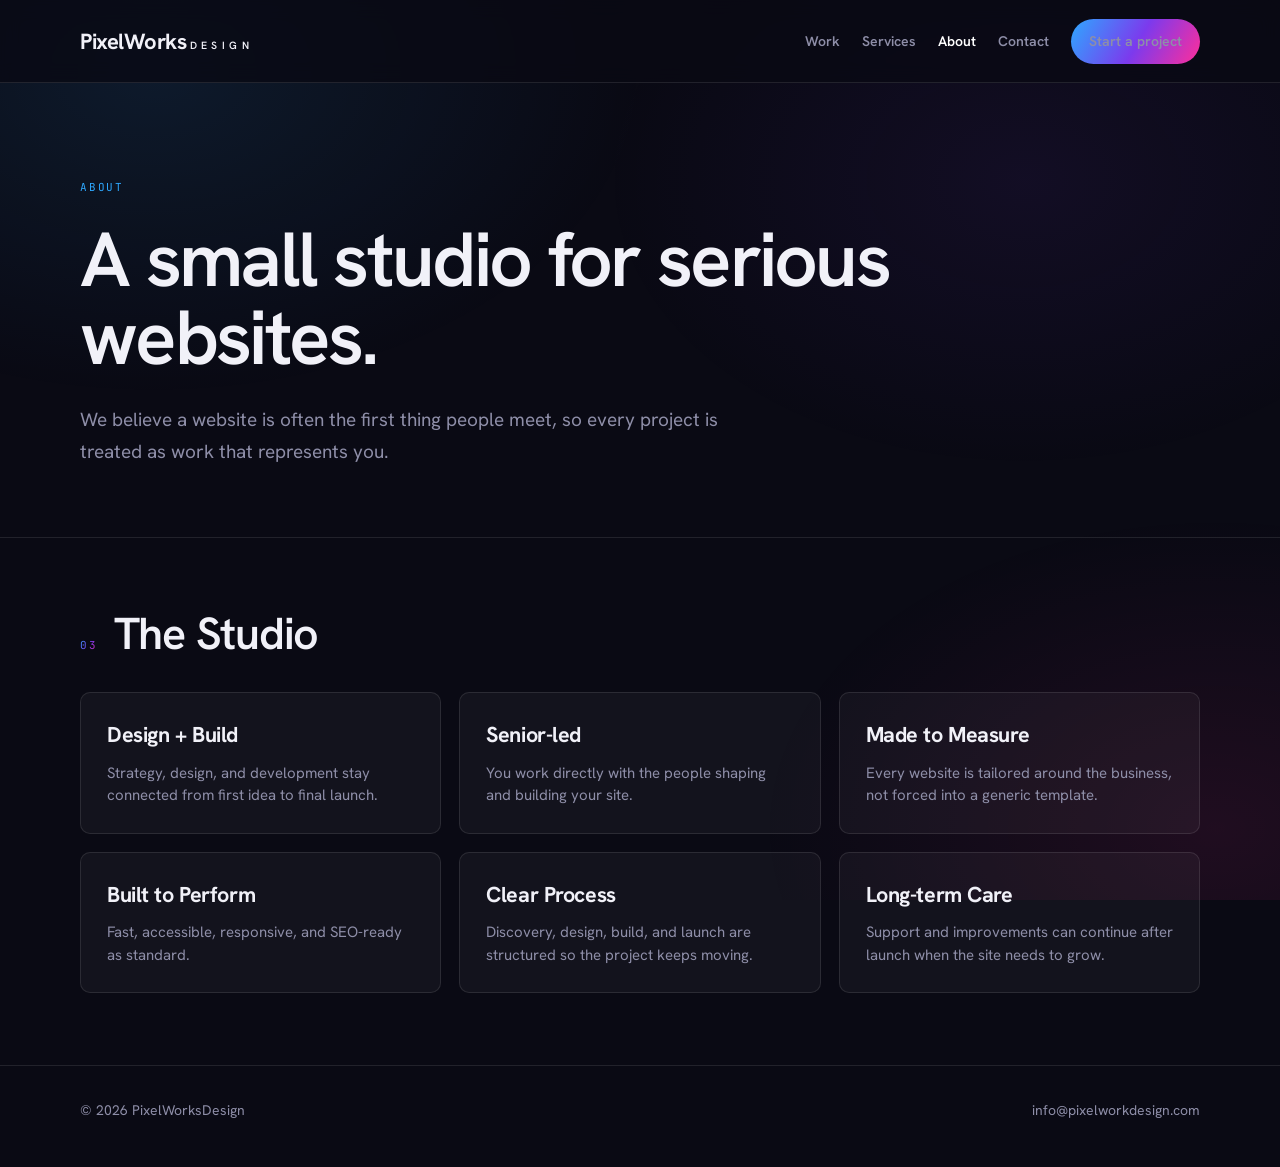
<file: about/index.html>
<!DOCTYPE html>
<html lang="en">
<head>
<meta charset="UTF-8">
<meta name="viewport" content="width=device-width, initial-scale=1.0">
<title>About PixelWorksDesign | Web Design Studio</title>
<meta name="description" content="Learn about PixelWorksDesign, a web design and development studio for ambitious brands.">
<link rel="canonical" href="https://www.pixelworkdesign.com/about/">
<link rel="icon" href="/favicon.ico" sizes="any">
<link rel="icon" type="image/svg+xml" href="/favicon.svg">
<link rel="preconnect" href="https://fonts.googleapis.com">
<link rel="preconnect" href="https://fonts.gstatic.com" crossorigin>
<link href="https://fonts.googleapis.com/css2?family=Hanken+Grotesk:ital,wght@0,300..700;1,300..600&family=JetBrains+Mono:wght@400;500&display=swap" rel="stylesheet">
<link rel="stylesheet" href="/assets/site-pages.css">
</head>
<body>
<header class="top"><div class="wrap top-inner"><a class="brand" href="/">PixelWorks<span>Design</span></a><nav class="nav"><a href="/work/">Work</a><a href="/services/">Services</a><a href="/about/" class="active">About</a><a href="/contact/">Contact</a><a class="cta" href="/contact/">Start a project</a></nav></div></header>
<main>
  <section class="hero wrap">
    <div class="eyebrow mono">About</div>
    <h1>A small studio for serious websites.</h1>
    <p>We believe a website is often the first thing people meet, so every project is treated as work that represents you.</p>
  </section>
  <section class="section"><div class="wrap"><div class="section-head"><span class="mono grad">03</span><h2>The Studio</h2></div><div class="cards-3"><article class="card"><h3>Design + Build</h3><p>Strategy, design, and development stay connected from first idea to final launch.</p></article><article class="card"><h3>Senior-led</h3><p>You work directly with the people shaping and building your site.</p></article><article class="card"><h3>Made to Measure</h3><p>Every website is tailored around the business, not forced into a generic template.</p></article><article class="card"><h3>Built to Perform</h3><p>Fast, accessible, responsive, and SEO-ready as standard.</p></article><article class="card"><h3>Clear Process</h3><p>Discovery, design, build, and launch are structured so the project keeps moving.</p></article><article class="card"><h3>Long-term Care</h3><p>Support and improvements can continue after launch when the site needs to grow.</p></article></div></div></section>
</main>
<footer class="footer"><div class="wrap"><span>&copy; 2026 PixelWorksDesign</span><a href="mailto:info@pixelworkdesign.com">info@pixelworkdesign.com</a></div></footer>

</body>
</html>
</file>
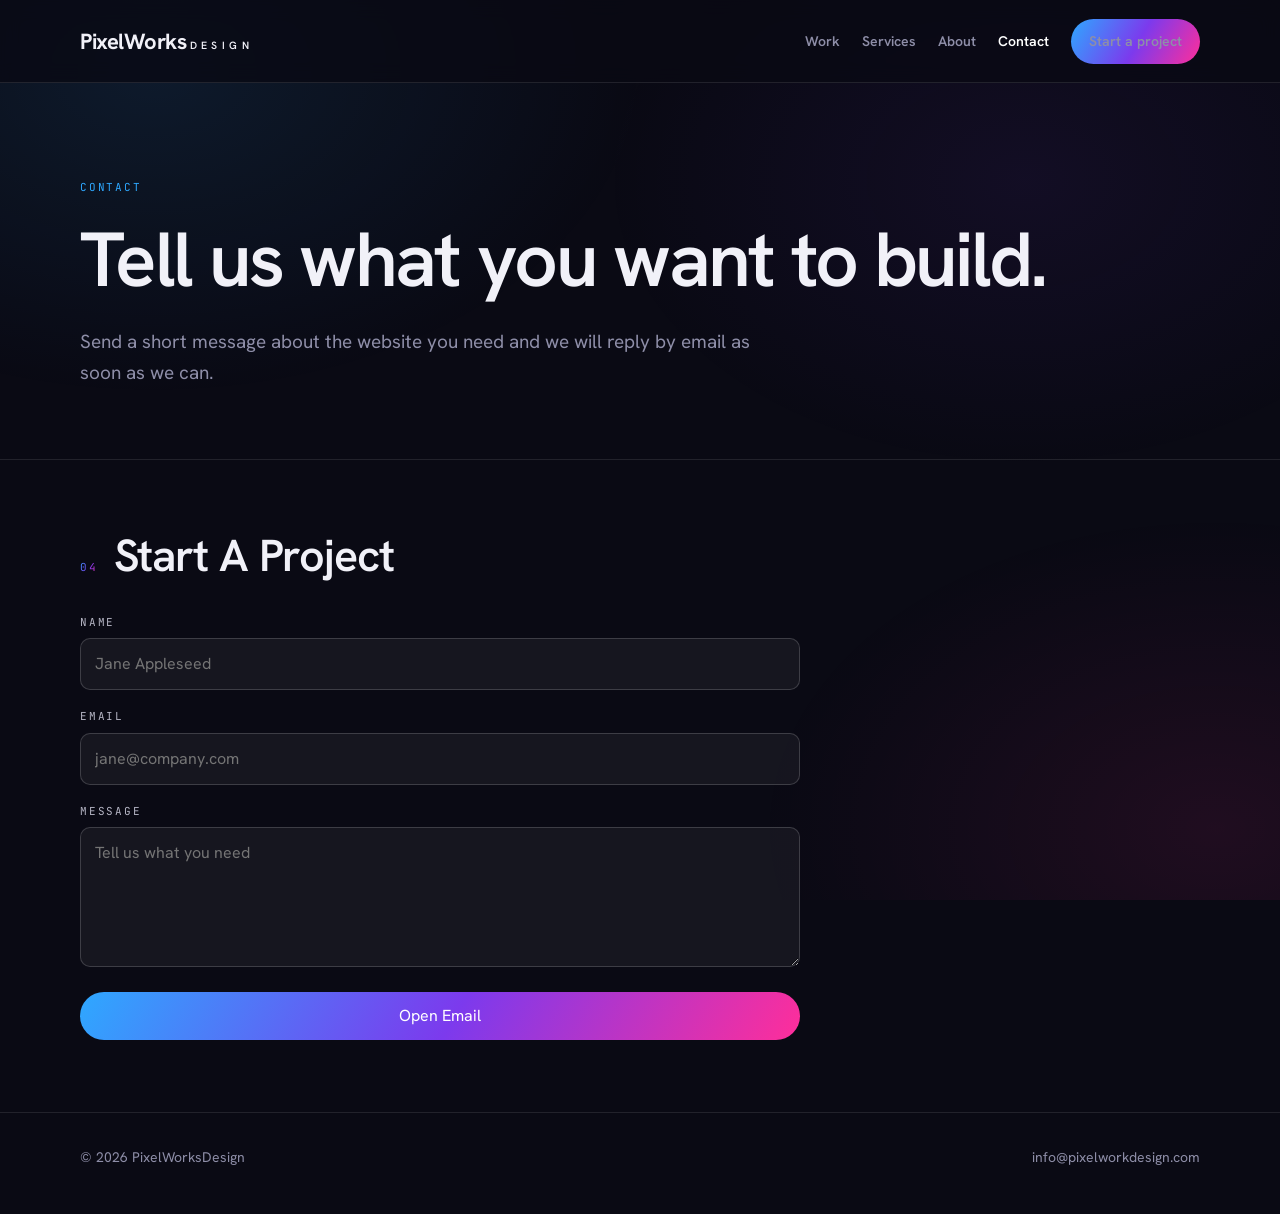
<file: contact/index.html>
<!DOCTYPE html>
<html lang="en">
<head>
<meta charset="UTF-8">
<meta name="viewport" content="width=device-width, initial-scale=1.0">
<title>Contact PixelWorksDesign | Start a Website Project</title>
<meta name="description" content="Contact PixelWorksDesign to discuss a new website, ecommerce project, or custom web build.">
<link rel="canonical" href="https://www.pixelworkdesign.com/contact/">
<link rel="icon" href="/favicon.ico" sizes="any">
<link rel="icon" type="image/svg+xml" href="/favicon.svg">
<link rel="preconnect" href="https://fonts.googleapis.com">
<link rel="preconnect" href="https://fonts.gstatic.com" crossorigin>
<link href="https://fonts.googleapis.com/css2?family=Hanken+Grotesk:ital,wght@0,300..700;1,300..600&family=JetBrains+Mono:wght@400;500&display=swap" rel="stylesheet">
<link rel="stylesheet" href="/assets/site-pages.css">
</head>
<body>
<header class="top"><div class="wrap top-inner"><a class="brand" href="/">PixelWorks<span>Design</span></a><nav class="nav"><a href="/work/">Work</a><a href="/services/">Services</a><a href="/about/">About</a><a href="/contact/" class="active">Contact</a><a class="cta" href="/contact/">Start a project</a></nav></div></header>
<main>
  <section class="hero wrap">
    <div class="eyebrow mono">Contact</div>
    <h1>Tell us what you want to build.</h1>
    <p>Send a short message about the website you need and we will reply by email as soon as we can.</p>
  </section>
  <section class="section"><div class="wrap"><div class="section-head"><span class="mono grad">04</span><h2>Start A Project</h2></div><form class="form" onsubmit="sendContact(event)"><div class="field"><label class="mono">Name</label><input name="name" placeholder="Jane Appleseed" required></div><div class="field"><label class="mono">Email</label><input type="email" name="email" placeholder="jane@company.com" required></div><div class="field"><label class="mono">Message</label><textarea name="message" placeholder="Tell us what you need" required></textarea></div><button class="cta button" type="submit">Open Email</button></form></div></section>
</main>
<footer class="footer"><div class="wrap"><span>&copy; 2026 PixelWorksDesign</span><a href="mailto:info@pixelworkdesign.com">info@pixelworkdesign.com</a></div></footer>
<script>
function sendContact(e){
  e.preventDefault();
  const form=e.target;
  const name=(form.elements.name.value||'').trim();
  const email=(form.elements.email.value||'').trim();
  const message=(form.elements.message.value||'').trim();
  const subject=encodeURIComponent('Website enquiry from '+(name||'PixelWorksDesign site'));
  const body=encodeURIComponent('Name: '+name+'\nEmail: '+email+'\n\nMessage:\n'+message);
  window.location.href='mailto:info@pixelworkdesign.com?subject='+subject+'&body='+body;
}
</script>
</body>
</html>
</file>
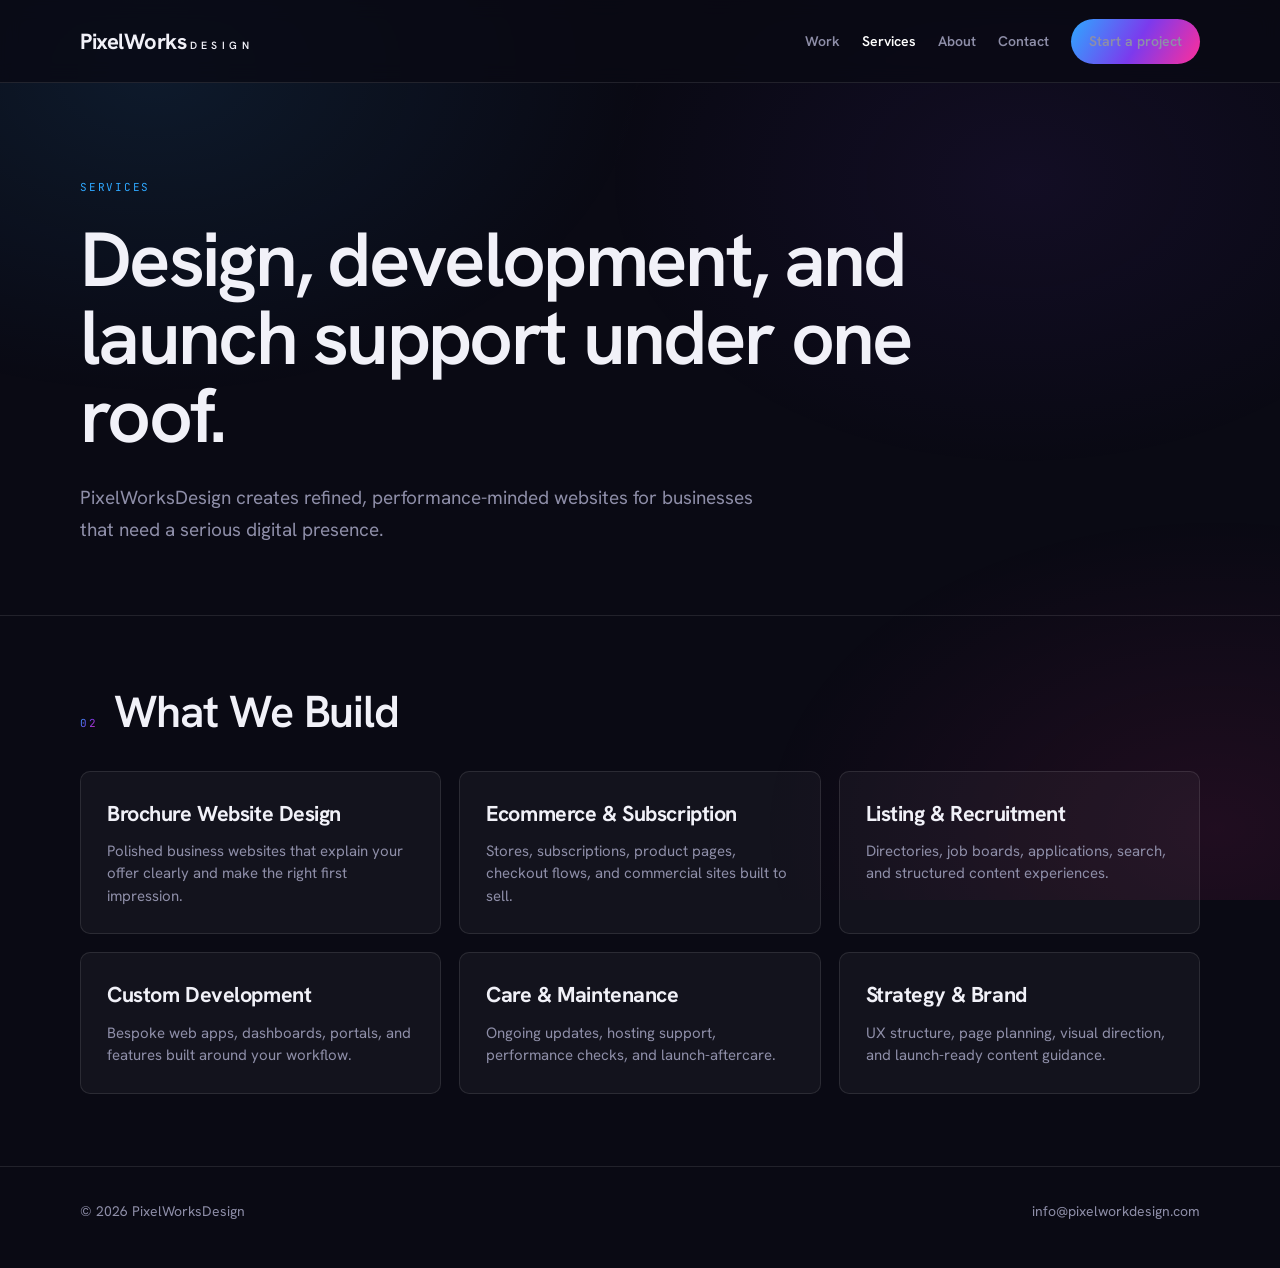
<file: services/index.html>
<!DOCTYPE html>
<html lang="en">
<head>
<meta charset="UTF-8">
<meta name="viewport" content="width=device-width, initial-scale=1.0">
<title>Web Design Services | PixelWorksDesign</title>
<meta name="description" content="Website design, ecommerce, listing platforms, custom development, and care plans from PixelWorksDesign.">
<link rel="canonical" href="https://www.pixelworkdesign.com/services/">
<link rel="icon" href="/favicon.ico" sizes="any">
<link rel="icon" type="image/svg+xml" href="/favicon.svg">
<link rel="preconnect" href="https://fonts.googleapis.com">
<link rel="preconnect" href="https://fonts.gstatic.com" crossorigin>
<link href="https://fonts.googleapis.com/css2?family=Hanken+Grotesk:ital,wght@0,300..700;1,300..600&family=JetBrains+Mono:wght@400;500&display=swap" rel="stylesheet">
<link rel="stylesheet" href="/assets/site-pages.css">
</head>
<body>
<header class="top"><div class="wrap top-inner"><a class="brand" href="/">PixelWorks<span>Design</span></a><nav class="nav"><a href="/work/">Work</a><a href="/services/" class="active">Services</a><a href="/about/">About</a><a href="/contact/">Contact</a><a class="cta" href="/contact/">Start a project</a></nav></div></header>
<main>
  <section class="hero wrap">
    <div class="eyebrow mono">Services</div>
    <h1>Design, development, and launch support under one roof.</h1>
    <p>PixelWorksDesign creates refined, performance-minded websites for businesses that need a serious digital presence.</p>
  </section>
  <section class="section"><div class="wrap"><div class="section-head"><span class="mono grad">02</span><h2>What We Build</h2></div><div class="cards-3"><article class="card"><h3>Brochure Website Design</h3><p>Polished business websites that explain your offer clearly and make the right first impression.</p></article><article class="card"><h3>Ecommerce &amp; Subscription</h3><p>Stores, subscriptions, product pages, checkout flows, and commercial sites built to sell.</p></article><article class="card"><h3>Listing &amp; Recruitment</h3><p>Directories, job boards, applications, search, and structured content experiences.</p></article><article class="card"><h3>Custom Development</h3><p>Bespoke web apps, dashboards, portals, and features built around your workflow.</p></article><article class="card"><h3>Care &amp; Maintenance</h3><p>Ongoing updates, hosting support, performance checks, and launch-aftercare.</p></article><article class="card"><h3>Strategy &amp; Brand</h3><p>UX structure, page planning, visual direction, and launch-ready content guidance.</p></article></div></div></section>
</main>
<footer class="footer"><div class="wrap"><span>&copy; 2026 PixelWorksDesign</span><a href="mailto:info@pixelworkdesign.com">info@pixelworkdesign.com</a></div></footer>

</body>
</html>
</file>
<file: assets/site-pages.css>
:root{--bg:#0A0A14;--surface:#13131F;--fg:#F1F1F8;--muted:#8E8EA8;--faint:#56566E;--line:rgba(255,255,255,.1);--accent:#FF3DA0;--accent2:#2EA8FF;--purple:#7C3AED;--grad:linear-gradient(120deg,#2EA8FF,#7C3AED 52%,#FF2E9A)}
*{box-sizing:border-box;margin:0;padding:0}html{scroll-behavior:smooth}body{min-height:100vh;background:var(--bg);color:var(--fg);font-family:'Hanken Grotesk',Arial,sans-serif;line-height:1.5;-webkit-font-smoothing:antialiased;overflow-x:hidden}body:after{content:"";position:fixed;inset:0;z-index:-1;pointer-events:none;background:radial-gradient(820px 540px at 12% 8%,rgba(46,168,255,.10),transparent 60%),radial-gradient(760px 520px at 95% 92%,rgba(255,46,154,.09),transparent 60%),radial-gradient(700px 480px at 80% 20%,rgba(124,58,237,.08),transparent 60%)}a{color:inherit;text-decoration:none}.mono{font-family:'JetBrains Mono',monospace;font-size:11px;letter-spacing:.16em;text-transform:uppercase}.grad{background:var(--grad);-webkit-background-clip:text;background-clip:text;-webkit-text-fill-color:transparent;color:transparent}.wrap{width:min(1120px,calc(100% - 48px));margin:0 auto}.top{position:sticky;top:0;z-index:20;background:rgba(10,10,20,.78);backdrop-filter:blur(10px);border-bottom:1px solid var(--line)}.top-inner{height:82px;display:flex;align-items:center;justify-content:space-between;gap:28px}.brand{font-weight:700;font-size:22px;letter-spacing:-.02em}.brand span{font-weight:600;font-size:10.5px;letter-spacing:.42em;text-transform:uppercase;margin-left:3px}.nav{display:flex;gap:22px;align-items:center;flex-wrap:wrap}.nav a{color:var(--muted);font-weight:600;font-size:14px;transition:color .25s}.nav a:hover,.nav a.active{color:#fff}.cta{display:inline-flex;align-items:center;justify-content:center;background:var(--grad);color:#fff;border-radius:999px;padding:12px 18px;font-weight:700}.hero{padding:96px 0 70px}.eyebrow{color:var(--accent2);margin-bottom:24px}.hero h1{font-size:clamp(2.4rem,6vw,5.4rem);line-height:1.02;letter-spacing:-.035em;font-weight:600;max-width:980px}.hero p{max-width:680px;color:var(--muted);font-size:19px;line-height:1.65;margin-top:28px}.section{padding:72px 0;border-top:1px solid var(--line)}.light{background:#F4F3FA;color:#17131F}.light .muted,.light p{color:#5C5870}.section-head{display:flex;align-items:baseline;gap:16px;margin-bottom:34px}.section-head h2{font-size:clamp(1.8rem,3.5vw,3rem);line-height:1.08;letter-spacing:-.025em;font-weight:600}.muted{color:var(--muted)}.grid{display:grid;grid-template-columns:repeat(2,minmax(0,1fr));gap:22px}.cards-3{display:grid;grid-template-columns:repeat(3,minmax(0,1fr));gap:18px}.card{border:1px solid var(--line);background:rgba(255,255,255,.04);border-radius:10px;padding:26px}.light .card{background:#fff;border-color:rgba(20,16,30,.12)}.card h3{font-size:1.35rem;letter-spacing:-.02em;margin-bottom:10px}.card p{color:var(--muted);font-size:15px}.light .card p{color:#5C5870}.work-card{display:block;overflow:hidden;border:1px solid rgba(20,16,30,.12);border-radius:13px;background:#fff;transition:border-color .25s}.work-card:hover{border-color:rgba(20,16,30,.28)}.shot{aspect-ratio:16/10;background:linear-gradient(135deg,#171029,#0e0a1c);overflow:hidden}.shot img{width:100%;height:100%;object-fit:cover;object-position:top center;display:block;transition:transform .7s cubic-bezier(.16,1,.3,1)}.work-card:hover img{transform:scale(1.04)}.meta{display:flex;justify-content:space-between;gap:18px;padding:20px 22px 22px}.meta h3{font-size:1.35rem;letter-spacing:-.02em}.meta .c{color:#5C5870;font-size:14px;margin-top:5px}.go{color:#9A95AC;font-size:20px}.form{display:grid;gap:18px;max-width:720px}.field label{display:block;margin-bottom:8px;color:#B7B7C6}.field input,.field textarea{width:100%;background:rgba(255,255,255,.05);border:1px solid rgba(255,255,255,.17);border-radius:10px;padding:13px 14px;font:inherit;color:var(--fg)}.field textarea{min-height:140px;resize:vertical}.button{border:0;cursor:pointer;font:inherit}.footer{border-top:1px solid var(--line);padding:34px 0 46px;color:var(--muted);font-size:14px}.footer .wrap{display:flex;justify-content:space-between;gap:20px;flex-wrap:wrap}@media(max-width:820px){.top-inner{height:auto;padding:22px 0;align-items:flex-start;flex-direction:column}.grid,.cards-3{grid-template-columns:1fr}.hero{padding-top:64px}.wrap{width:min(100% - 32px,1120px)}}
</file>
